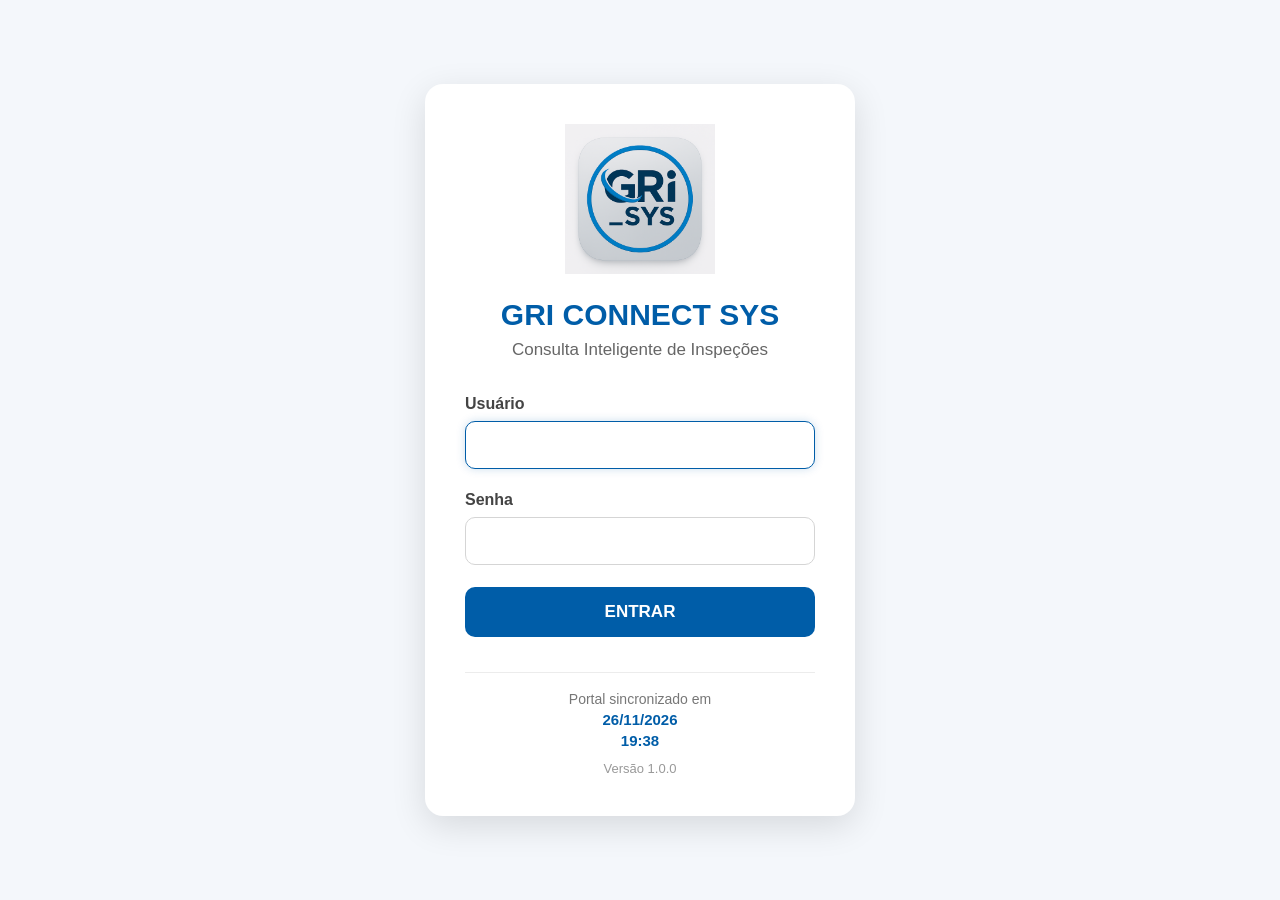
<file: index.html>
<!DOCTYPE html>
<html lang="pt-BR">

<head>

    <meta charset="UTF-8">

    <meta name="viewport"
          content="width=device-width, initial-scale=1.0">

    <title>GRI CONNECT SYS</title>

    <!-- Ícone do navegador -->
    <link rel="icon" href="assets/favicon.png">

    <!-- Ícone para iPhone/iPad -->
    <link rel="apple-touch-icon" href="assets/icon-180.png">

    <!-- Nome do aplicativo -->
    <meta name="apple-mobile-web-app-title"
          content="GRI CONNECT">

    <!-- Abre em modo aplicativo -->
    <meta name="apple-mobile-web-app-capable"
          content="yes">

    <!-- Barra superior -->
    <meta name="apple-mobile-web-app-status-bar-style"
          content="default">

    <!-- Cor do navegador -->
    <meta name="theme-color"
          content="#1565C0">

    <link rel="stylesheet"
          href="css/style.css">

</head>

<body>

    <div class="container">

        <div class="login-card">

            <div class="logo">

                <img
                    id="logoGRI"
                    src="assets/logo.png"
                    alt="GRI SYS">

            </div>

            <h1>GRI CONNECT SYS</h1>

            <h2>Consulta Inteligente de Inspeções</h2>

            <form id="loginForm">

                <div class="grupo">

                    <label>Usuário</label>

                    <input
                        type="text"
                        id="usuario"
                        autocomplete="username"
                        autofocus>

                </div>

                <div class="grupo">

                    <label>Senha</label>

                    <input
                        type="password"
                        id="senha"
                        autocomplete="current-password">

                </div>

                <button
                    id="btnEntrar"
                    type="submit">

                    ENTRAR

                </button>

            </form>

            <div
                id="loading"
                class="loading oculto">

                <img
                    id="logoAnimada"
                    src="assets/logo.png"
                    alt="Logo">

                <h3>Conectando ao GRI CONNECT SYS</h3>

                <p>

                    Preparando seu ambiente de consulta...

                </p>

            </div>

            <div class="rodape">

                <span>

                    Portal sincronizado em

                </span>

                <strong id="dataSync">

                    --/--/----

                </strong>

                <strong id="horaSync">

                    --:--

                </strong>

                <span class="versao">

                    Versão 1.0.0

                </span>

            </div>

        </div>

    </div>

    <script src="js/login.js"></script>

</body>

</html>
</file>
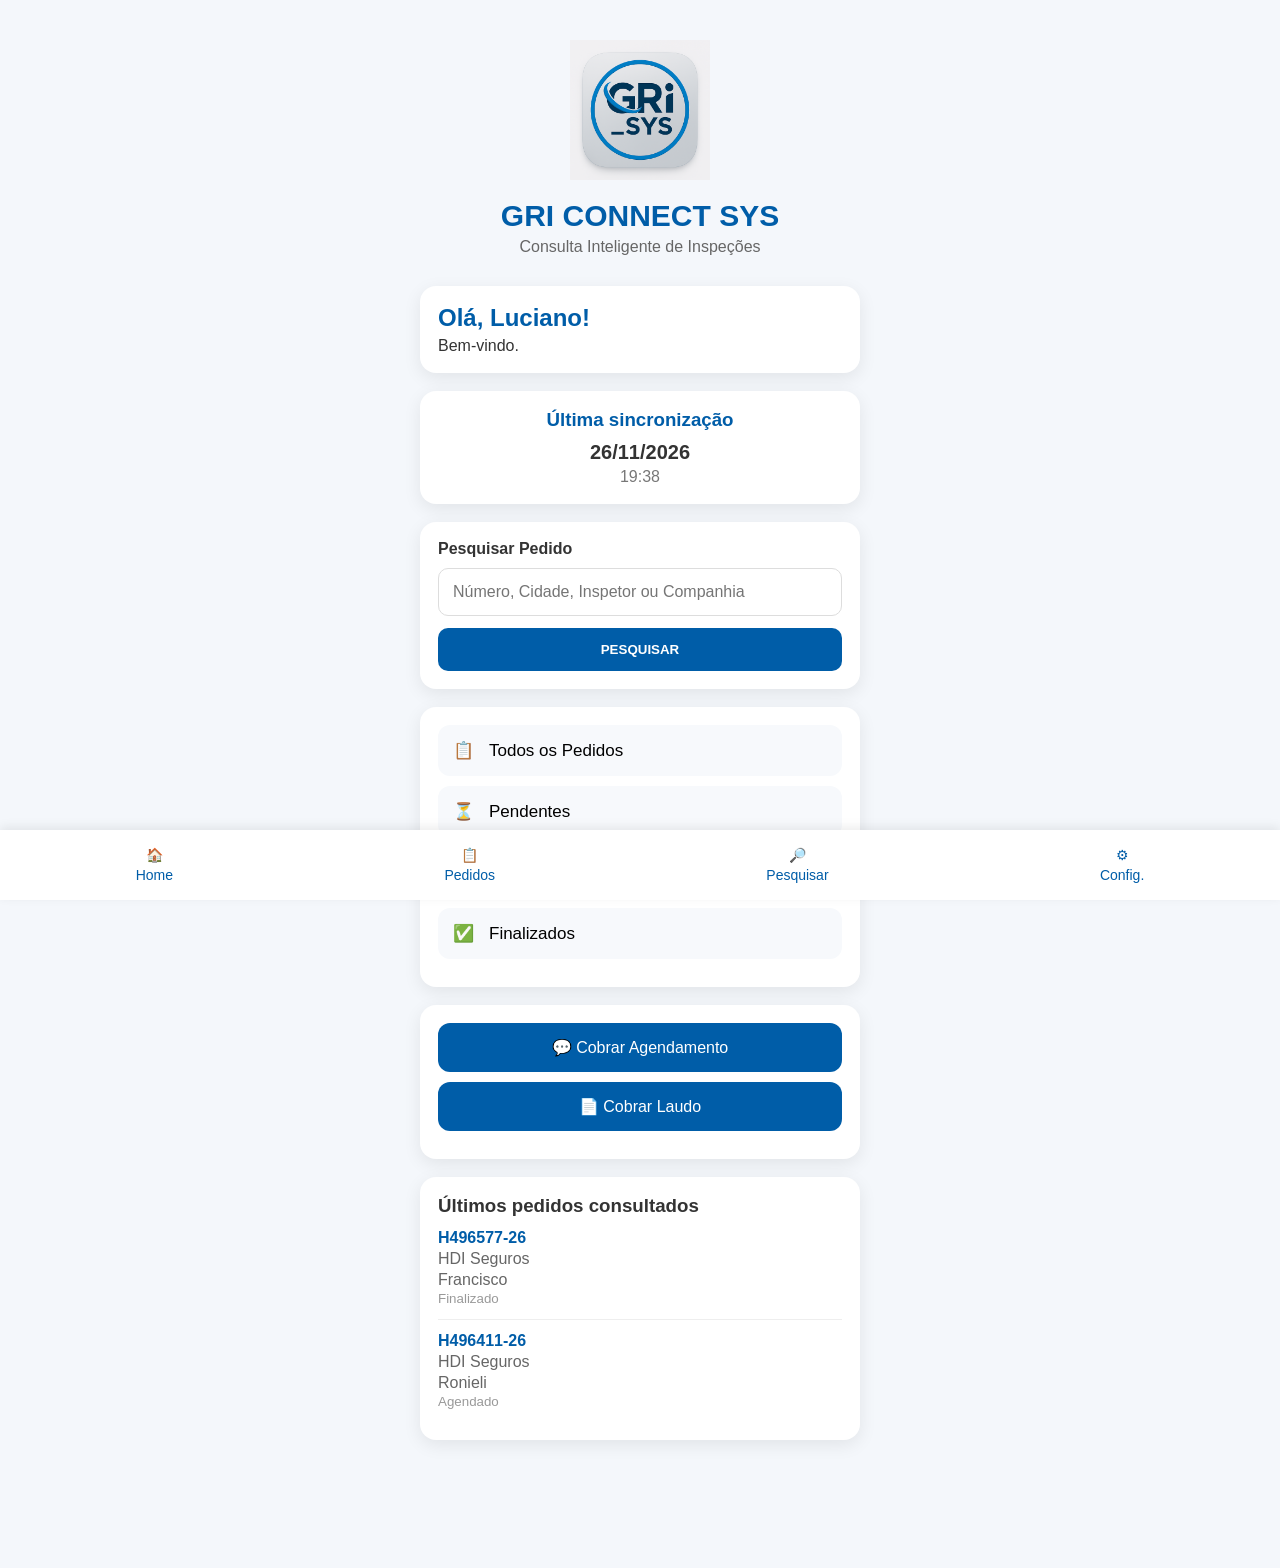
<file: html/home.html>
<!DOCTYPE html>
<html lang="pt-BR">

<head>

    <meta charset="UTF-8">

    <meta name="viewport"
          content="width=device-width, initial-scale=1.0">

    <title>GRI CONNECT SYS - Home</title>

    <link rel="icon" href="../assets/favicon.png">

    <link rel="apple-touch-icon"
          href="../assets/icon-180.png">

    <meta name="apple-mobile-web-app-capable"
          content="yes">

    <meta name="apple-mobile-web-app-title"
          content="GRI CONNECT">

    <meta name="apple-mobile-web-app-status-bar-style"
          content="default">

    <meta name="theme-color"
          content="#1565C0">

    <link rel="stylesheet"
          href="../css/home.css">

</head>

<body>

<div class="container">

    <header>

        <img src="../assets/logo.png" class="logo">

        <h1>GRI CONNECT SYS</h1>

        <p>Consulta Inteligente de Inspeções</p>

    </header>

    <section class="boasvindas">

        <h2>Olá, Luciano!</h2>

        <span>Bem-vindo.</span>

    </section>

    <section class="sync">

        <h3>Última sincronização</h3>

        <div id="dataSync">01/08/2026</div>

        <div id="horaSync">14:35</div>

    </section>

    <section class="pesquisa">

        <label>Pesquisar Pedido</label>

        <input
            type="text"
            id="pesquisa"
            placeholder="Número, Cidade, Inspetor ou Companhia">

        <button id="btnPesquisar">

            PESQUISAR

        </button>

    </section>

    <section class="atalhos">

        <button
            class="atalho"
            onclick="location.href='pedidos.html'">

            📋

            <span>Todos os Pedidos</span>

        </button>

        <button class="atalho">

            ⏳

            <span>Pendentes</span>

        </button>

        <button class="atalho">

            📅

            <span>Agendados</span>

        </button>

        <button class="atalho">

            ✅

            <span>Finalizados</span>

        </button>

    </section>

    <section class="cobrancas">

        <button class="acao">

            💬 Cobrar Agendamento

        </button>

        <button class="acao">

            📄 Cobrar Laudo

        </button>

    </section>

    <section class="ultimos">

        <h3>

            Últimos pedidos consultados

        </h3>

        <div class="pedido">

            <strong>H496577-26</strong>

            <span>HDI Seguros</span>

            <span>Francisco</span>

            <small>Finalizado</small>

        </div>

        <div class="pedido">

            <strong>H496411-26</strong>

            <span>HDI Seguros</span>

            <span>Ronieli</span>

            <small>Agendado</small>

        </div>

    </section>

</div>

<nav>

    <button>

        🏠

        <span>Home</span>

    </button>

    <button>

        📋

        <span>Pedidos</span>

    </button>

    <button>

        🔎

        <span>Pesquisar</span>

    </button>

    <button>

        ⚙

        <span>Config.</span>

    </button>

</nav>

<script src="../js/home.js"></script>

</body>

</html>
</file>
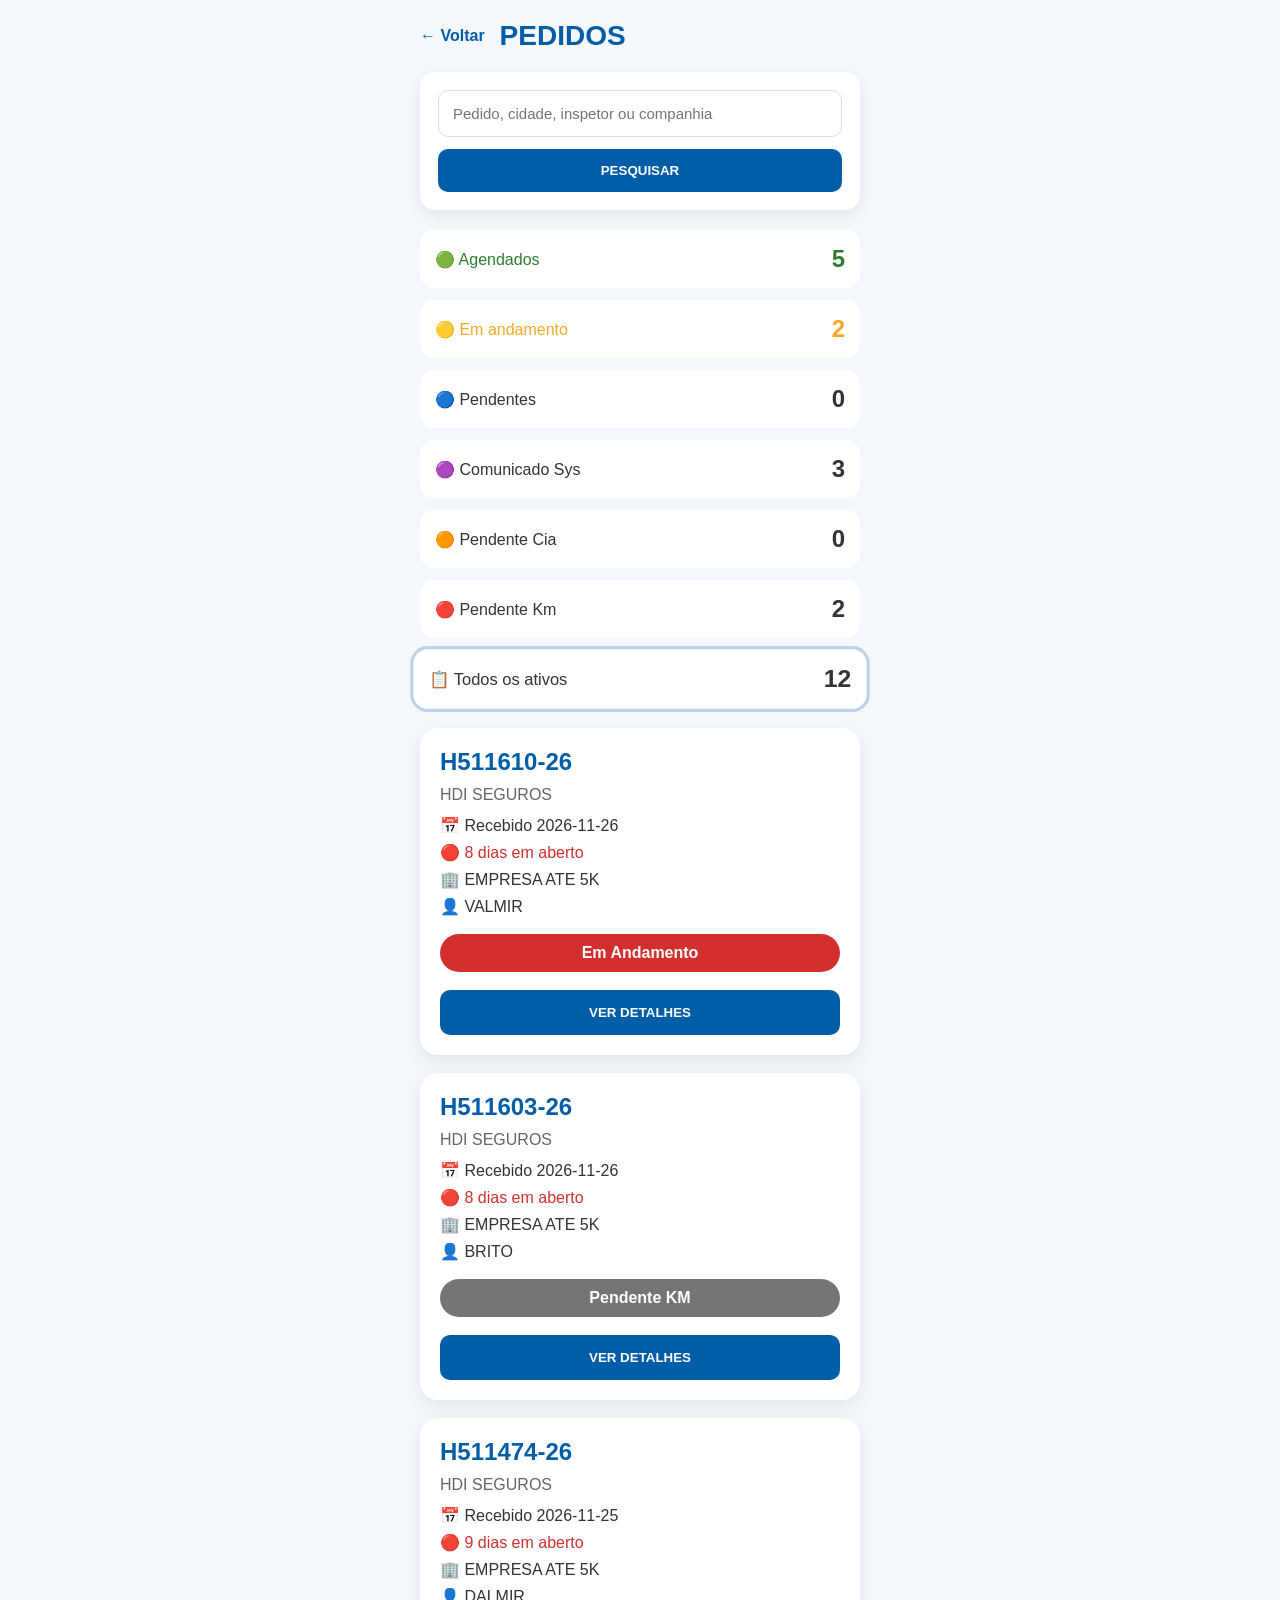
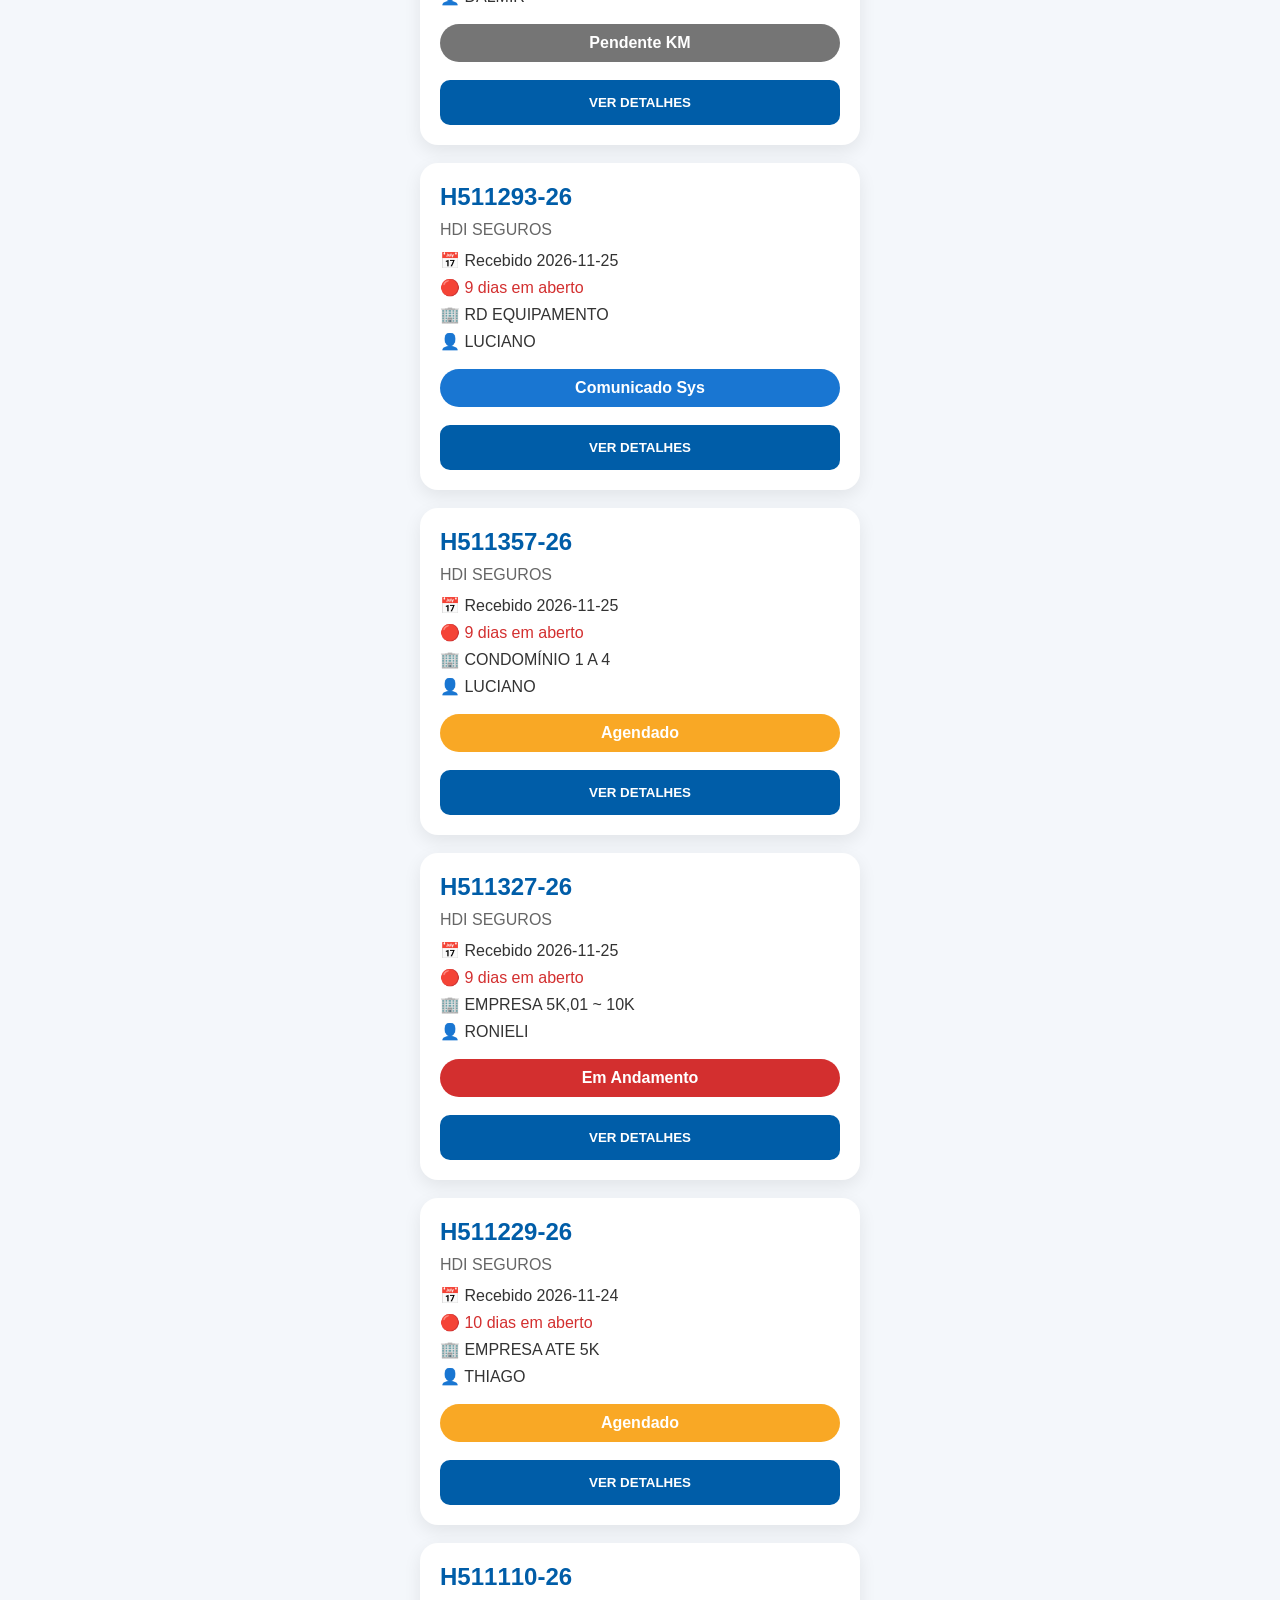
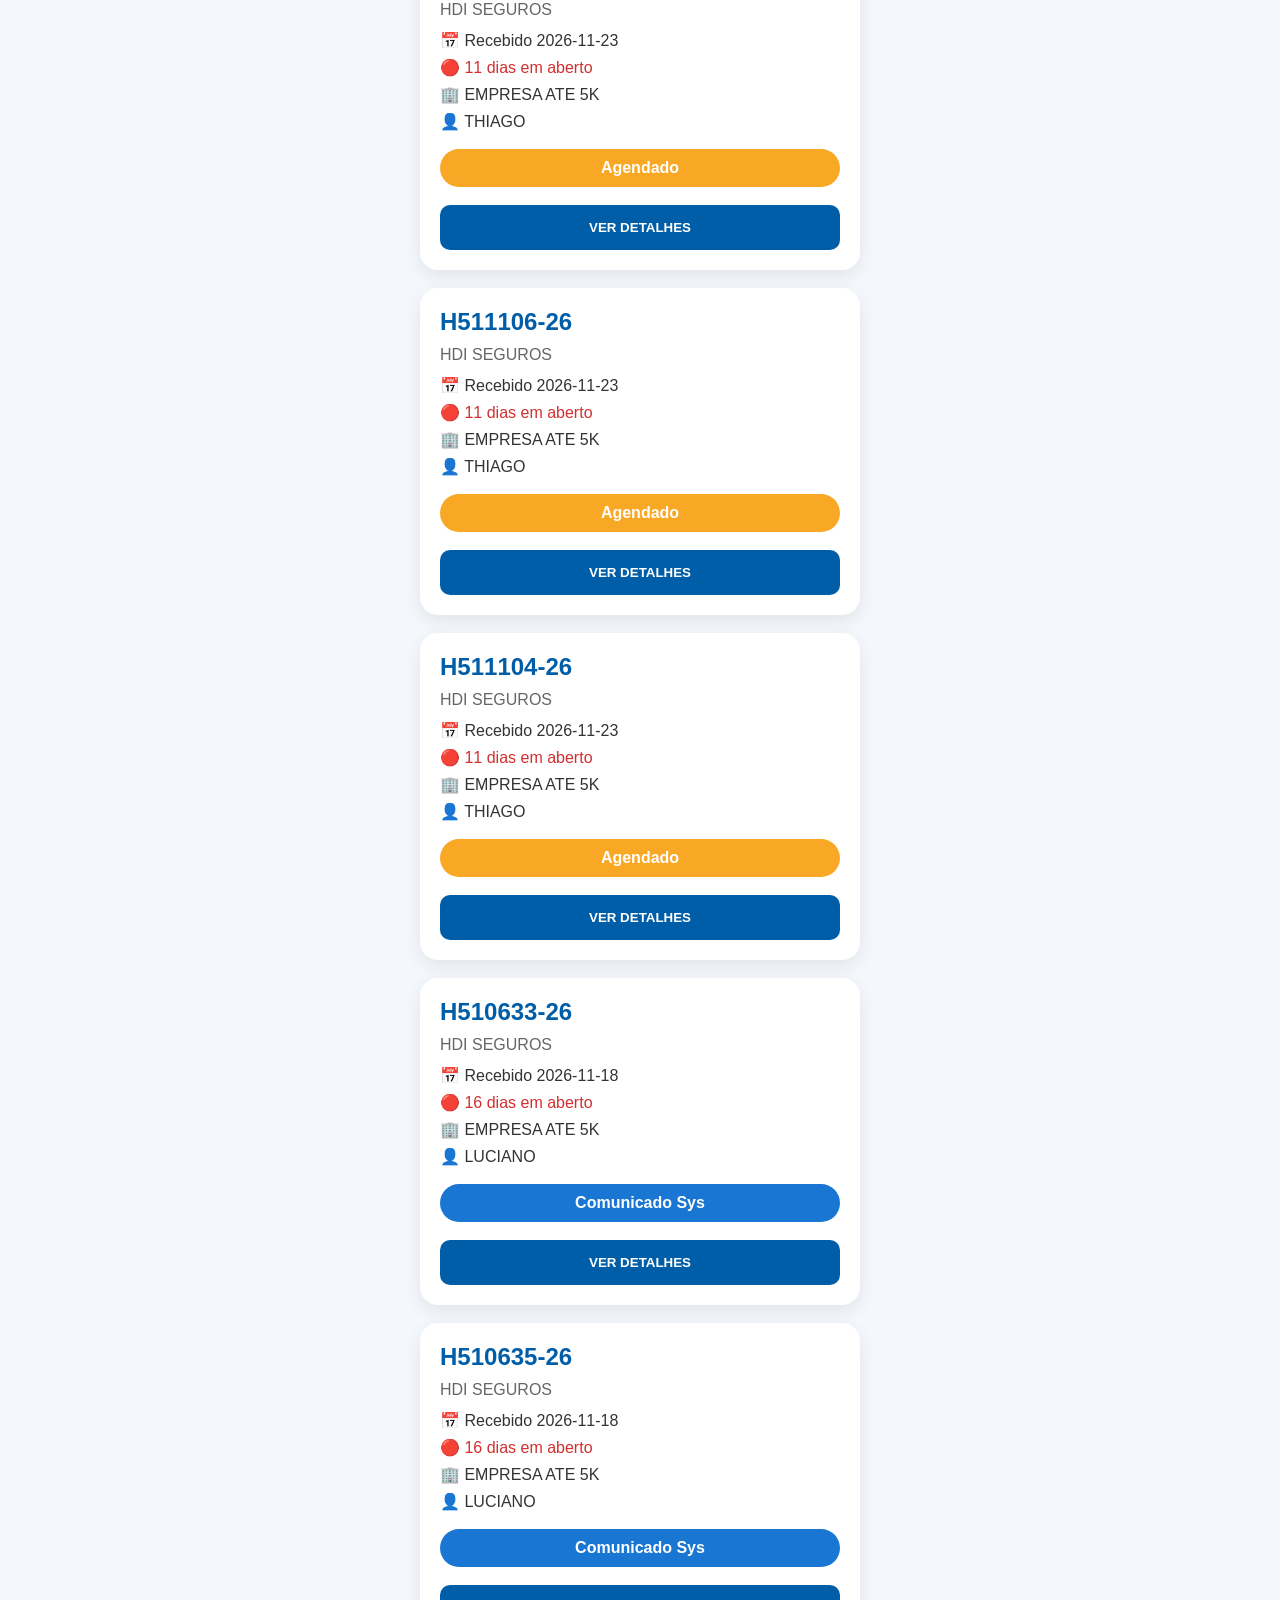
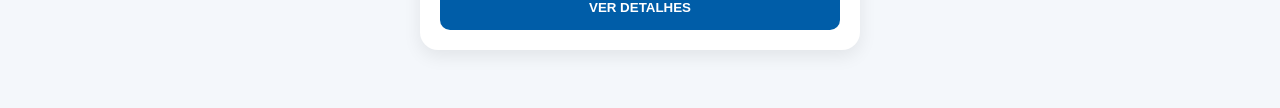
<file: html/pedidos.html>
<!DOCTYPE html>
<html lang="pt-BR">

<head>

    <meta charset="UTF-8">

    <meta name="viewport"
          content="width=device-width, initial-scale=1.0">

    <title>GRI CONNECT SYS - Pedidos</title>

    <link rel="stylesheet" href="../css/pedidos.css">

</head>

<body>

<div class="container">

    <header class="topo">

        <button
            class="voltar"
            onclick="history.back()">

            ← Voltar

        </button>

        <h1>

            PEDIDOS

        </h1>

    </header>


    <section class="pesquisa">

        <input
            id="txtPesquisa"
            type="text"
            placeholder="Pedido, cidade, inspetor ou companhia">

        <button
            id="btnPesquisar">

            PESQUISAR

        </button>

    </section>


    <!-- ==========================================
         RESUMO / FILTROS POR STATUS
    =========================================== -->

    <section class="resumo">

        <div
            class="item verde filtro-status"
            data-status="Agendado">

            <span>🟢 Agendados</span>

            <strong id="qtAgendados">0</strong>

        </div>


        <div
            class="item amarelo filtro-status"
            data-status="Em Andamento">

            <span>🟡 Em andamento</span>

            <strong id="qtEmAndamento">0</strong>

        </div>


        <div
            class="item filtro-status"
            data-status="Pendente">

            <span>🔵 Pendentes</span>

            <strong id="qtPendentes">0</strong>

        </div>


        <div
            class="item filtro-status"
            data-status="Comunicado Sys">

            <span>🟣 Comunicado Sys</span>

            <strong id="qtComunicadoSys">0</strong>

        </div>


        <div
            class="item filtro-status"
            data-status="Pendente Cia">

            <span>🟠 Pendente Cia</span>

            <strong id="qtPendenteCia">0</strong>

        </div>


        <div
            class="item filtro-status"
            data-status="Pendente Km">

            <span>🔴 Pendente Km</span>

            <strong id="qtPendenteKm">0</strong>

        </div>


        <div
            class="item filtro-status"
            data-status="TODOS">

            <span>📋 Todos os ativos</span>

            <strong id="qtTodos">0</strong>

        </div>

    </section>


    <!-- ==========================================
         LISTA DE PEDIDOS
    =========================================== -->

    <section
        id="listaPedidos">

    </section>

</div>


<!-- ===========================================
     MODAL
============================================ -->

<div
    id="modalPedido"
    class="modal">

    <div class="modal-conteudo">

        <div class="modal-topo">

            <h2>Pedido</h2>

            <button
                id="btnFecharModal"
                class="fechar">

                ✕

            </button>

        </div>

        <h1 id="modalNumero"></h1>

        <div
            id="modalStatus"
            class="status">

        </div>

        <div class="linha">

            <span>Recebido</span>

            <strong id="modalRecebido"></strong>

        </div>

        <div class="linha">

            <span>Dias em aberto</span>

            <strong id="modalDias"></strong>

        </div>

        <div class="linha">

            <span>Companhia</span>

            <strong id="modalCompanhia"></strong>

        </div>

        <div class="linha">

            <span>Produto</span>

            <strong id="modalProduto"></strong>

        </div>

        <div class="linha">

            <span>Cidade / Bairro</span>

            <strong id="modalCidade"></strong>

        </div>

        <div class="linha">

            <span>Inspetor</span>

            <strong id="modalInspetor"></strong>

        </div>

        <div class="linha">

            <span>Agendamento</span>

            <strong id="modalAgendamento"></strong>

        </div>

        <button
            id="btnWhatsapp"
            class="acao">

            💬 COBRAR

        </button>

    </div>

</div>


<script src="../js/pedidos.js?v=20260817"></script>

</body>

</html>
</file>
<file: css/style.css>
*{
    margin:0;
    padding:0;
    box-sizing:border-box;
    font-family:"Segoe UI",Tahoma,Geneva,Verdana,sans-serif;
}

body{

    background:#f4f7fb;

    display:flex;

    justify-content:center;

    align-items:center;

    min-height:100vh;

}

.container{

    width:100%;

    display:flex;

    justify-content:center;

    align-items:center;

    padding:25px;

}

.login-card{

    width:100%;
    max-width:430px;

    background:white;

    border-radius:18px;

    padding:40px;

    box-shadow:0 10px 35px rgba(0,0,0,.12);

    text-align:center;

}

.logo img{

    width:150px;

    margin-bottom:20px;

}

h1{

    color:#005da8;

    font-size:30px;

    margin-bottom:8px;

}

h2{

    color:#666;

    font-size:17px;

    font-weight:400;

    margin-bottom:35px;

}

.grupo{

    text-align:left;

    margin-bottom:22px;

}

.grupo label{

    display:block;

    margin-bottom:8px;

    color:#444;

    font-weight:600;

}

.grupo input{

    width:100%;

    padding:14px;

    border:1px solid #d5d5d5;

    border-radius:10px;

    font-size:16px;

    transition:.25s;

}

.grupo input:focus{

    outline:none;

    border-color:#005da8;

    box-shadow:0 0 10px rgba(0,93,168,.20);

}

button{

    width:100%;

    border:none;

    border-radius:10px;

    padding:15px;

    background:#005da8;

    color:white;

    font-size:17px;

    font-weight:bold;

    cursor:pointer;

    transition:.25s;

}

button:hover{

    background:#004887;

}

.loading{

    margin-top:35px;

    text-align:center;

}

.loading img{

    width:110px;

    animation:girar 3s linear infinite;

}

.loading h3{

    margin-top:20px;

    color:#005da8;

}

.loading p{

    color:#666;

    margin-top:10px;

}

.oculto{

    display:none;

}

.rodape{

    margin-top:35px;

    border-top:1px solid #ececec;

    padding-top:18px;

    display:flex;

    flex-direction:column;

    gap:4px;

}

.rodape span{

    color:#777;

    font-size:14px;

}

.rodape strong{

    color:#005da8;

    font-size:15px;

}

.versao{

    margin-top:8px;

    color:#999 !important;

    font-size:13px !important;

}

@keyframes girar{

    from{

        transform:rotateY(0deg);

    }

    to{

        transform:rotateY(360deg);

    }

}

@media(max-width:600px){

.login-card{

    padding:30px 22px;

}

.logo img{

    width:120px;

}

h1{

    font-size:25px;

}

h2{

    font-size:15px;

}

}
</file>
<file: css/home.css>
*{
    margin:0;
    padding:0;
    box-sizing:border-box;
    font-family:"Segoe UI",sans-serif;
}

body{

    background:#f4f7fb;

    color:#333;

    padding-bottom:90px;

}

.container{

    max-width:480px;

    margin:auto;

    padding:20px;

}

header{

    text-align:center;

    margin-top:20px;

}

.logo{

    width:140px;

    margin-bottom:15px;

}

header h1{

    color:#005DA8;

    font-size:30px;

}

header p{

    color:#666;

    margin-top:5px;

    margin-bottom:30px;

}

.boasvindas,
.sync,
.pesquisa,
.atalhos,
.cobrancas,
.ultimos{

    background:#FFF;

    border-radius:16px;

    padding:18px;

    margin-bottom:18px;

    box-shadow:0 5px 18px rgba(0,0,0,.08);

}

.boasvindas h2{

    color:#005DA8;

    margin-bottom:5px;

}

.sync{

    text-align:center;

}

.sync h3{

    color:#005DA8;

    margin-bottom:10px;

}

#dataSync{

    font-size:20px;

    font-weight:bold;

}

#horaSync{

    color:#777;

    margin-top:4px;

}

.pesquisa label{

    display:block;

    margin-bottom:10px;

    font-weight:bold;

}

.pesquisa input{

    width:100%;

    padding:14px;

    border:1px solid #DDD;

    border-radius:10px;

    margin-bottom:12px;

    font-size:16px;

}

.pesquisa button{

    width:100%;

    padding:14px;

    border:none;

    border-radius:10px;

    background:#005DA8;

    color:#FFF;

    font-weight:bold;

    cursor:pointer;

}

.atalho{

    width:100%;

    border:none;

    background:#F7F9FC;

    border-radius:12px;

    padding:15px;

    margin-bottom:10px;

    cursor:pointer;

    display:flex;

    align-items:center;

    gap:15px;

    font-size:17px;

}

.atalho:hover{

    background:#EAF3FB;

}

.acao{

    width:100%;

    border:none;

    border-radius:12px;

    padding:15px;

    margin-bottom:10px;

    background:#005DA8;

    color:#FFF;

    font-size:16px;

    cursor:pointer;

}

.pedido{

    border-bottom:1px solid #EEE;

    padding:12px 0;

}

.pedido:last-child{

    border-bottom:none;

}

.pedido strong{

    display:block;

    color:#005DA8;

}

.pedido span{

    display:block;

    color:#666;

    margin-top:3px;

}

.pedido small{

    color:#999;

}

nav{

    position:fixed;

    bottom:0;

    left:0;

    width:100%;

    height:70px;

    background:#FFF;

    display:flex;

    justify-content:space-around;

    align-items:center;

    box-shadow:0 -3px 10px rgba(0,0,0,.08);

}

nav button{

    border:none;

    background:none;

    display:flex;

    flex-direction:column;

    align-items:center;

    color:#005DA8;

    cursor:pointer;

    font-size:14px;

}

nav button span{

    margin-top:4px;

}

@media(max-width:500px){

.container{

    padding:15px;

}

.logo{

    width:120px;

}

header h1{

    font-size:25px;

}

}
</file>
<file: css/pedidos.css>
*{
    margin:0;
    padding:0;
    box-sizing:border-box;
    font-family:"Segoe UI",sans-serif;
}

body{

    background:#F4F7FB;

    color:#333;

}

.container{

    max-width:480px;

    margin:auto;

    padding:20px 20px 40px;

}

.topo{

    display:flex;

    align-items:center;

    gap:15px;

    margin-bottom:20px;

}

.topo h1{

    color:#005DA8;

    font-size:28px;

}

.voltar{

    border:none;

    background:none;

    color:#005DA8;

    font-size:16px;

    font-weight:bold;

    cursor:pointer;

}

.pesquisa{

    background:#FFF;

    border-radius:15px;

    padding:18px;

    box-shadow:0 5px 15px rgba(0,0,0,.08);

    margin-bottom:20px;

}

.pesquisa input{

    width:100%;

    padding:14px;

    border:1px solid #DDD;

    border-radius:10px;

    margin-bottom:12px;

    font-size:15px;

}

.pesquisa button{

    width:100%;

    padding:14px;

    border:none;

    border-radius:10px;

    background:#005DA8;

    color:#FFF;

    font-weight:bold;

    cursor:pointer;

}

.resumo{

    display:grid;

    grid-template-columns:1fr;

    gap:12px;

    margin-bottom:20px;

}

.item{

    background:#FFF;

    padding:15px;

    border-radius:14px;

    display:flex;

    justify-content:space-between;

    align-items:center;

    box-shadow:0 4px 15px rgba(0,0,0,.08);

}

.item strong{

    font-size:24px;

}

.vermelho{

    color:#D32F2F;

}

.amarelo{

    color:#F9A825;

}

.verde{

    color:#2E7D32;

}

.pedido{

    background:#FFF;

    border-radius:18px;

    padding:20px;

    margin-bottom:18px;

    box-shadow:0 6px 18px rgba(0,0,0,.08);

}

.pedido h2{

    color:#005DA8;

    margin-bottom:10px;

    font-size:24px;

}

.pedido span{

    display:block;

    color:#666;

    margin-bottom:12px;

}

.pedido p{

    margin-bottom:8px;

}

.status{

    margin:18px 0;

    color:#FFF;

    text-align:center;

    padding:10px;

    border-radius:25px;

    font-weight:bold;

}

.pendente{background:#D32F2F;}
.agendado{background:#F9A825;}
.finalizado{background:#2E7D32;}
.cobrado{background:#1976D2;}
.pcia{background:#EF6C00;}
.pkm{background:#757575;}

.detalhes,
.acao{

    width:100%;

    border:none;

    border-radius:10px;

    padding:15px;

    background:#005DA8;

    color:#FFF;

    font-weight:bold;

    cursor:pointer;

}

.modal{

    display:none;

    position:fixed;

    inset:0;

    background:rgba(0,0,0,.55);

    justify-content:center;

    align-items:center;

    z-index:9999;

}

.modal.ativo{

    display:flex;

}

.modal-conteudo{

    width:92%;

    max-width:430px;

    max-height:90vh;

    overflow-y:auto;

    background:#FFF;

    border-radius:18px;

    padding:22px;

}

.modal-topo{

    display:flex;

    justify-content:space-between;

    align-items:center;

    margin-bottom:20px;

}

.modal-topo h2{

    color:#005DA8;

}

.fechar{

    border:none;

    background:none;

    cursor:pointer;

    font-size:24px;

}

#modalNumero{

    color:#005DA8;

    text-align:center;

    margin-bottom:15px;

}

.linha{

    display:flex;

    justify-content:space-between;

    align-items:center;

    padding:12px 0;

    border-bottom:1px solid #EEE;

}

.linha:last-of-type{

    border-bottom:none;

}

.linha span{

    color:#666;

}

.linha strong{

    text-align:right;

}
</file>
